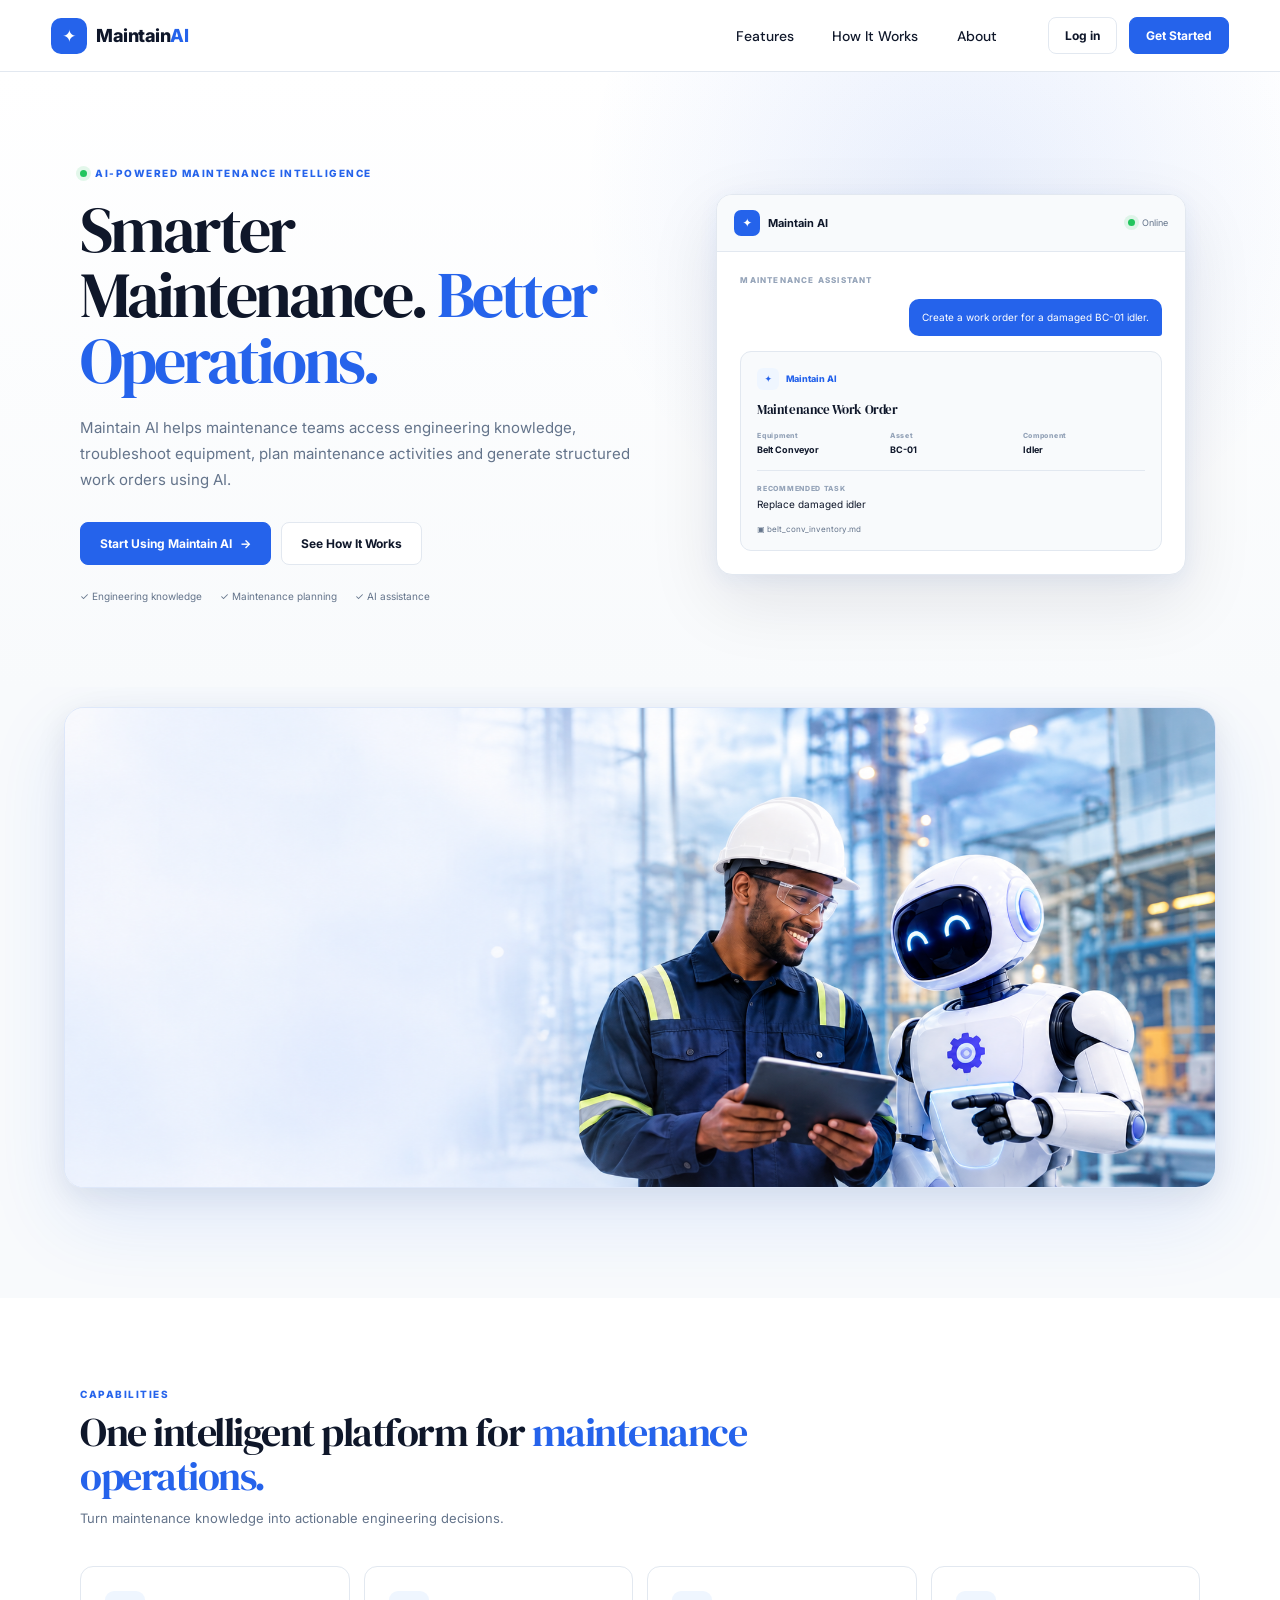
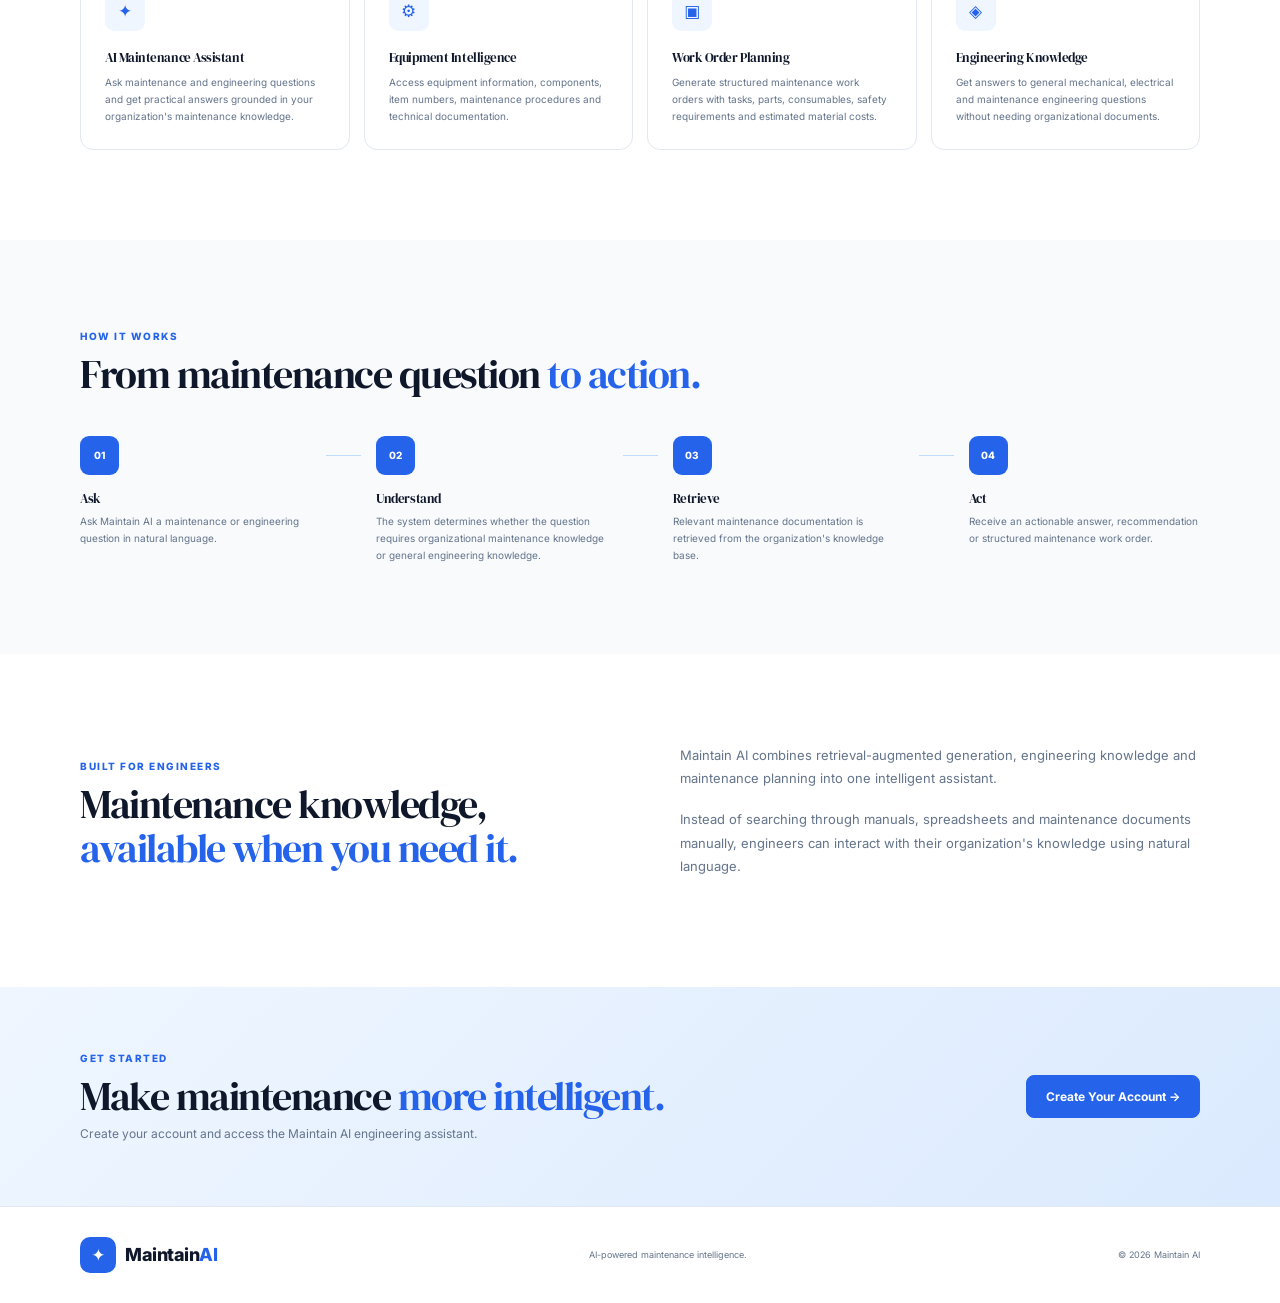
<file: frontend/index.html>
<!DOCTYPE html>
<html lang="en">

<head>
    <meta charset="UTF-8">
    <meta name="viewport" content="width=device-width, initial-scale=1.0">

    <title>Maintain AI | Intelligent Maintenance Operations</title>

    <link rel="stylesheet" href="style.css">
</head>

<body>

    <!-- ================= NAVBAR ================= -->

    <header class="navbar">
        <div class="container nav-content">

            <a href="index.html" class="logo">
                <span class="logo-mark">✦</span>
                <span>Maintain<span class="logo-ai">AI</span></span>
            </a>

            <nav class="nav-links">
                <a href="#features">Features</a>
                <a href="#how-it-works">How It Works</a>
                <a href="#about">About</a>
            </nav>

            <div class="nav-actions">
                <a href="login.html" class="btn btn-outline">Log in</a>
                <a href="register.html" class="btn btn-primary">Get Started</a>
            </div>

        </div>
    </header>


    <!-- ================= HERO ================= -->

    <main>

        <section class="hero">
            <div class="container hero-content">

                <div class="hero-text">

                    <div class="eyebrow">
                        <span class="status-dot"></span>
                        AI-Powered Maintenance Intelligence
                    </div>

                    <h1>
                        Smarter Maintenance.
                        <span>Better Operations.</span>
                    </h1>

                    <p class="hero-description">
                        Maintain AI helps maintenance teams access engineering
                        knowledge, troubleshoot equipment, plan maintenance
                        activities and generate structured work orders using AI.
                    </p>

                    <div class="hero-actions">
                        <a href="register.html" class="btn btn-primary btn-large">
                            Start Using Maintain AI
                            <span>→</span>
                        </a>

                        <a href="#how-it-works" class="btn btn-secondary btn-large">
                            See How It Works
                        </a>
                    </div>

                    <div class="hero-trust">
                        <span>✓ Engineering knowledge</span>
                        <span>✓ Maintenance planning</span>
                        <span>✓ AI assistance</span>
                    </div>

                </div>


                <!-- AI PREVIEW -->

                <div class="hero-preview">

                    <div class="preview-window">

                        <div class="window-header">

                            <div class="window-brand">
                                <span class="mini-logo">✦</span>
                                Maintain AI
                            </div>

                            <div class="window-status">
                                <span class="status-dot"></span>
                                Online
                            </div>

                        </div>


                        <div class="preview-body">

                            <div class="preview-label">
                                MAINTENANCE ASSISTANT
                            </div>

                            <div class="user-message">
                                Create a work order for a damaged BC-01 idler.
                            </div>

                            <div class="ai-response">

                                <div class="ai-header">
                                    <span class="ai-icon">✦</span>
                                    Maintain AI
                                </div>

                                <h3>Maintenance Work Order</h3>

                                <div class="equipment-info">

                                    <div>
                                        <small>Equipment</small>
                                        <strong>Belt Conveyor</strong>
                                    </div>

                                    <div>
                                        <small>Asset</small>
                                        <strong>BC-01</strong>
                                    </div>

                                    <div>
                                        <small>Component</small>
                                        <strong>Idler</strong>
                                    </div>

                                </div>

                                <div class="task-box">
                                    <small>RECOMMENDED TASK</small>
                                    <p>Replace damaged idler</p>
                                </div>

                                <div class="source">
                                    <span>▣</span>
                                    belt_conv_inventory.md
                                </div>

                            </div>

                        </div>

                    </div>

                </div>

            </div>
        </section>


        <!-- Hero Product Image -->
        <section class="hero-product-image">
            <div class="hero-product-container">
                <img src="./hero.png" alt="MaintainAI dashboard" class="hero-dashboard-image">
            </div>
        </section>
        <!-- ================= FEATURES ================= -->

        <section class="features-section" id="features">

            <div class="container">

                <div class="section-heading">

                    <div class="section-label">
                        CAPABILITIES
                    </div>

                    <h2>
                        One intelligent platform for
                        <span>maintenance operations.</span>
                    </h2>

                    <p>
                        Turn maintenance knowledge into actionable engineering
                        decisions.
                    </p>

                </div>


                <div class="features-grid">

                    <div class="feature-card">

                        <div class="feature-icon">✦</div>

                        <h3>AI Maintenance Assistant</h3>

                        <p>
                            Ask maintenance and engineering questions and get
                            practical answers grounded in your organization's
                            maintenance knowledge.
                        </p>

                    </div>


                    <div class="feature-card">

                        <div class="feature-icon">⚙</div>

                        <h3>Equipment Intelligence</h3>

                        <p>
                            Access equipment information, components, item
                            numbers, maintenance procedures and technical
                            documentation.
                        </p>

                    </div>


                    <div class="feature-card">

                        <div class="feature-icon">▣</div>

                        <h3>Work Order Planning</h3>

                        <p>
                            Generate structured maintenance work orders with
                            tasks, parts, consumables, safety requirements and
                            estimated material costs.
                        </p>

                    </div>


                    <div class="feature-card">

                        <div class="feature-icon">◈</div>

                        <h3>Engineering Knowledge</h3>

                        <p>
                            Get answers to general mechanical, electrical and
                            maintenance engineering questions without needing
                            organizational documents.
                        </p>

                    </div>

                </div>

            </div>

        </section>


        <!-- ================= HOW IT WORKS ================= -->

        <section class="workflow-section" id="how-it-works">

            <div class="container">

                <div class="section-heading">

                    <div class="section-label">
                        HOW IT WORKS
                    </div>

                    <h2>
                        From maintenance question
                        <span>to action.</span>
                    </h2>

                </div>


                <div class="workflow">

                    <div class="workflow-step">

                        <div class="step-number">01</div>

                        <h3>Ask</h3>

                        <p>
                            Ask Maintain AI a maintenance or engineering
                            question in natural language.
                        </p>

                    </div>


                    <div class="workflow-line"></div>


                    <div class="workflow-step">

                        <div class="step-number">02</div>

                        <h3>Understand</h3>

                        <p>
                            The system determines whether the question requires
                            organizational maintenance knowledge or general
                            engineering knowledge.
                        </p>

                    </div>


                    <div class="workflow-line"></div>


                    <div class="workflow-step">

                        <div class="step-number">03</div>

                        <h3>Retrieve</h3>

                        <p>
                            Relevant maintenance documentation is retrieved
                            from the organization's knowledge base.
                        </p>

                    </div>


                    <div class="workflow-line"></div>


                    <div class="workflow-step">

                        <div class="step-number">04</div>

                        <h3>Act</h3>

                        <p>
                            Receive an actionable answer, recommendation or
                            structured maintenance work order.
                        </p>

                    </div>

                </div>

            </div>

        </section>


        <!-- ================= ABOUT ================= -->

        <section class="about-section" id="about">

            <div class="container about-content">

                <div>

                    <div class="section-label">
                        BUILT FOR ENGINEERS
                    </div>

                    <h2>
                        Maintenance knowledge,
                        <span>available when you need it.</span>
                    </h2>

                </div>

                <div class="about-text">

                    <p>
                        Maintain AI combines retrieval-augmented generation,
                        engineering knowledge and maintenance planning into
                        one intelligent assistant.
                    </p>

                    <p>
                        Instead of searching through manuals, spreadsheets and
                        maintenance documents manually, engineers can interact
                        with their organization's knowledge using natural
                        language.
                    </p>

                </div>

            </div>

        </section>


        <!-- ================= CTA ================= -->

        <section class="cta-section">

            <div class="container cta-content">

                <div>

                    <div class="section-label">
                        GET STARTED
                    </div>

                    <h2>
                        Make maintenance
                        <span>more intelligent.</span>
                    </h2>

                    <p>
                        Create your account and access the Maintain AI
                        engineering assistant.
                    </p>

                </div>

                <a href="register.html" class="btn btn-primary btn-large">
                    Create Your Account →
                </a>

            </div>

        </section>

    </main>


    <!-- ================= FOOTER ================= -->

    <footer class="footer">

        <div class="container footer-content">

            <div class="logo">
                <span class="logo-mark">✦</span>
                <span>Maintain<span class="logo-ai">AI</span></span>
            </div>

            <p>
                AI-powered maintenance intelligence.
            </p>

            <span class="copyright">
                © 2026 Maintain AI
            </span>

        </div>

    </footer>


    <script src="app.js"></script>

</body>

</html>
</file>
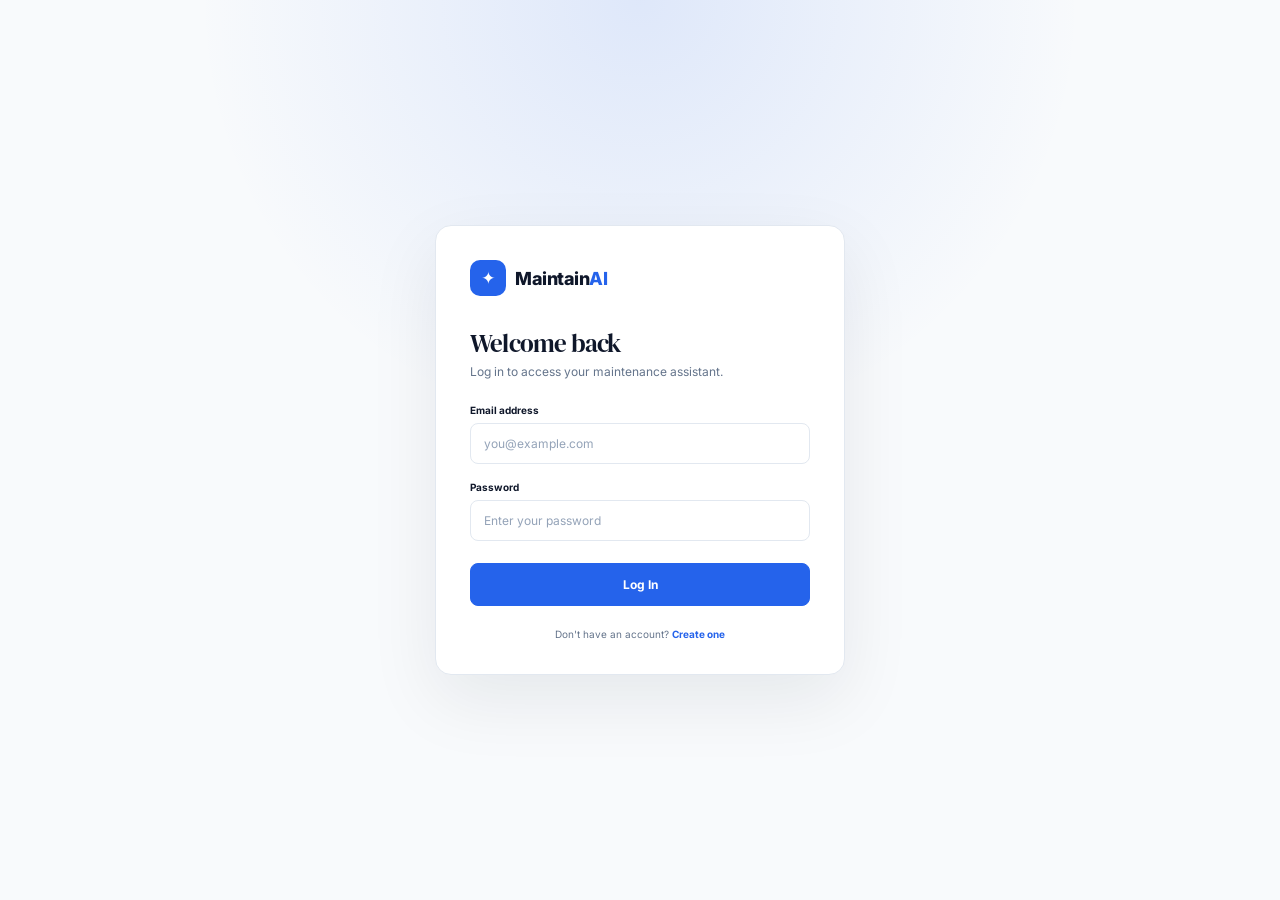
<file: frontend/dashboard.html>
<!DOCTYPE html>
<html lang="en">

<head>

    <meta charset="UTF-8">

    <meta name="viewport" content="width=device-width, initial-scale=1.0">

    <title>Maintain AI | Dashboard</title>

    <link rel="stylesheet" href="dashboard.css">

</head>


<body>

    <div class="dashboard-layout">


        <!-- =========================================
         SIDEBAR
    ========================================== -->

        <aside class="sidebar">

            <div class="sidebar-brand">

                <div class="brand-mark">
                    ✦
                </div>

                <div>
                    <div class="brand-name">
                        Maintain<span>AI</span>
                    </div>

                    <div class="brand-subtitle">
                        Maintenance Intelligence
                    </div>
                </div>

            </div>


            <div class="sidebar-section">

                <div class="sidebar-label">
                    WORKSPACE
                </div>


                <button class="nav-item active" data-page="assistant">

                    <span class="nav-icon">✦</span>

                    <span>Assistant</span>

                </button>


                <button class="nav-item" data-page="equipment">

                    <span class="nav-icon">◈</span>

                    <span>Equipments</span>

                </button>


                <button class="nav-item" data-page="workorders">

                    <span class="nav-icon">▤</span>

                    <span>Work Orders</span>

                </button>


                <button class="nav-item" data-page="analytics">

                    <span class="nav-icon">◫</span>

                    <span>Analytics</span>

                </button>

            </div>


            <div class="sidebar-section">

                <div class="sidebar-label">
                    ASSETS
                </div>


                <button class="asset-nav" data-page="equipment">

                    <span class="asset-status"></span>

                    <span>

                        <strong>BC-01</strong>

                        <small>
                            Belt Conveyor
                        </small>

                    </span>

                </button>

            </div>


            <div class="sidebar-bottom">

                <div class="system-status">

                    <span class="status-dot"></span>

                    <div>

                        <strong>
                            AI System Online
                        </strong>

                        <small>
                            Knowledge base active
                        </small>

                    </div>

                </div>


                <div class="user-profile">

                    <div class="user-avatar" id="userAvatar">
                        U
                    </div>


                    <div class="user-details">

                        <strong id="userName">
                            User
                        </strong>

                        <small id="userEmail">
                            user@example.com
                        </small>

                    </div>


                    <button id="logoutButton" class="logout-button" title="Logout">
                        ↪
                    </button>

                </div>

            </div>

        </aside>


        <!-- =========================================
         MAIN
    ========================================== -->

        <main class="dashboard-main">


            <!-- =====================================
             ASSISTANT
        ====================================== -->

            <section id="assistantPage" class="dashboard-page active-page">

                <header class="page-header">

                    <div>

                        <div class="eyebrow">
                            MAINTENANCE INTELLIGENCE
                        </div>

                        <h1>
                            Maintenance Assistant
                        </h1>

                        <p>
                            Ask questions, investigate equipment,
                            troubleshoot failures and plan maintenance.
                        </p>

                    </div>


                    <div class="header-status">

                        <span class="status-dot"></span>

                        AI Online

                    </div>

                </header>


                <div class="assistant-shell">


                    <div id="chatMessages" class="chat-messages">

                        <div class="welcome-message">

                            <div class="welcome-icon">
                                ✦
                            </div>

                            <h2>
                                How can I help?
                            </h2>

                            <p>
                                Ask Maintain AI about your equipment,
                                maintenance procedures, troubleshooting,
                                spare parts or engineering concepts.
                            </p>


                            <div class="suggestion-grid">


                                <button class="suggestion" data-question="What is the BC-01 gearbox item number?">

                                    <span>◈</span>

                                    <div>

                                        <strong>
                                            Equipment information
                                        </strong>

                                        <small>
                                            Find asset and component details
                                        </small>

                                    </div>

                                </button>


                                <button class="suggestion"
                                    data-question="Create a maintenance work order for a noisy BC-01 idler.">

                                    <span>▤</span>

                                    <div>

                                        <strong>
                                            Create work order
                                        </strong>

                                        <small>
                                            Plan a maintenance task
                                        </small>

                                    </div>

                                </button>


                                <button class="suggestion" data-question="Why can a conveyor bearing overheat?">

                                    <span>⚙</span>

                                    <div>

                                        <strong>
                                            Engineering question
                                        </strong>

                                        <small>
                                            Get engineering guidance
                                        </small>

                                    </div>

                                </button>


                            </div>

                        </div>

                    </div>


                    <form id="chatForm" class="chat-input-area">

                        <div class="input-wrapper">

                            <textarea id="chatInput" rows="1" placeholder="Ask Maintain AI anything..."></textarea>


                            <button type="submit" id="sendButton" class="send-button">
                                ↑
                            </button>

                        </div>


                        <div class="input-footer">

                            <span>
                                Maintain AI can use organizational
                                maintenance documents as evidence.
                            </span>

                            <span>
                                Enter ↵
                            </span>

                        </div>

                    </form>

                </div>

            </section>


            <!-- =====================================
             EQUIPMENT
        ====================================== -->

            <section id="equipmentPage" class="dashboard-page">

                <header class="page-header">

                    <div>

                        <div class="eyebrow">
                            ASSET INTELLIGENCE
                        </div>

                        <h1>
                            Equipment
                        </h1>

                        <p>
                            Explore equipment, components and
                            maintenance knowledge.
                        </p>

                    </div>

                </header>


                <div class="equipment-hero">

                    <div class="equipment-icon">
                        ⚙
                    </div>


                    <div class="equipment-title">

                        <div class="equipment-code">
                            BC-01
                        </div>

                        <h2>
                            Belt Conveyor
                        </h2>

                        <p>
                            Material handling equipment
                        </p>

                    </div>


                    <div class="equipment-status">

                        <span class="status-dot"></span>

                        Active

                    </div>

                </div>


                <div class="stats-grid">

                    <div class="stat-card">

                        <span>
                            ASSET ID
                        </span>

                        <strong>
                            BC-01
                        </strong>

                    </div>


                    <div class="stat-card">

                        <span>
                            COMPONENTS
                        </span>

                        <strong>
                            9
                        </strong>

                    </div>


                    <div class="stat-card">

                        <span>
                            KNOWLEDGE CHUNKS
                        </span>

                        <strong>
                            59
                        </strong>

                    </div>


                    <div class="stat-card">

                        <span>
                            AI STATUS
                        </span>

                        <strong class="online-text">
                            ONLINE
                        </strong>

                    </div>

                </div>


                <div class="content-section">

                    <div class="section-heading">

                        <div>

                            <span class="eyebrow">
                                ASSET STRUCTURE
                            </span>

                            <h2>
                                Components
                            </h2>

                        </div>

                    </div>


                    <div class="component-grid">


                        <div class="component-card">
                            <span>01</span>
                            <strong>Belt</strong>
                            <small>Conveyor belt</small>
                        </div>


                        <div class="component-card">
                            <span>02</span>
                            <strong>Drive Motor</strong>
                            <small>Electric motor</small>
                        </div>


                        <div class="component-card">
                            <span>03</span>
                            <strong>Gearbox</strong>
                            <small>Drive gearbox</small>
                        </div>


                        <div class="component-card">
                            <span>04</span>
                            <strong>Pulleys</strong>
                            <small>Drive & tail</small>
                        </div>


                        <div class="component-card">
                            <span>05</span>
                            <strong>Idlers</strong>
                            <small>Carrying rollers</small>
                        </div>


                        <div class="component-card">
                            <span>06</span>
                            <strong>Bearings</strong>
                            <small>Rotating support</small>
                        </div>


                        <div class="component-card">
                            <span>07</span>
                            <strong>Scraper</strong>
                            <small>Belt cleaning</small>
                        </div>


                        <div class="component-card">
                            <span>08</span>
                            <strong>Take-up</strong>
                            <small>Belt tension</small>
                        </div>


                        <div class="component-card">
                            <span>09</span>
                            <strong>Safety</strong>
                            <small>Safety equipment</small>
                        </div>

                    </div>

                </div>


                <div class="equipment-action">

                    <div>

                        <strong>
                            Need maintenance information?
                        </strong>

                        <p>
                            Ask the AI assistant about BC-01.
                        </p>

                    </div>


                    <button onclick="openAssistantWithQuestion('Show me the maintenance information for BC-01.')"
                        class="primary-button">
                        Ask Maintain AI →
                    </button>

                </div>

            </section>


            <!-- =====================================
             WORK ORDERS
        ====================================== -->

            <section id="workordersPage" class="dashboard-page">

                <header class="page-header">

                    <div>

                        <div class="eyebrow">
                            MAINTENANCE PLANNING
                        </div>

                        <h1>
                            Work Orders
                        </h1>

                        <p>
                            Generate maintenance work-order
                            recommendations with AI.
                        </p>

                    </div>


                    <button class="primary-button"
                        onclick="openAssistantWithQuestion('Create a maintenance work order for BC-01.')">
                        + Create Work Order
                    </button>

                </header>


                <div class="workorder-empty">

                    <div class="empty-icon">
                        ▤
                    </div>

                    <h2>
                        No work orders yet
                    </h2>

                    <p>
                        Generate a maintenance work order from
                        the AI assistant and it will appear here.
                    </p>


                    <button class="secondary-button" onclick="openAssistant()">
                        Open Assistant
                    </button>

                </div>

            </section>


            <!-- =====================================
             ANALYTICS
        ====================================== -->

            <section id="analyticsPage" class="dashboard-page">

                <header class="page-header">

                    <div>

                        <div class="eyebrow">
                            MAINTENANCE ANALYTICS
                        </div>

                        <h1>
                            Analytics
                        </h1>

                        <p>
                            Operational intelligence powered by
                            your maintenance data.
                        </p>

                    </div>

                </header>


                <div class="analytics-grid">


                    <div class="analytics-card">

                        <span class="analytics-icon">
                            ◈
                        </span>

                        <small>
                            EQUIPMENT
                        </small>

                        <strong>
                            1
                        </strong>

                        <p>
                            Connected assets
                        </p>

                    </div>


                    <div class="analytics-card">

                        <span class="analytics-icon">
                            ▤
                        </span>

                        <small>
                            KNOWLEDGE BASE
                        </small>

                        <strong>
                            59
                        </strong>

                        <p>
                            Indexed knowledge chunks
                        </p>

                    </div>


                    <div class="analytics-card">

                        <span class="analytics-icon">
                            ✦
                        </span>

                        <small>
                            AI ASSISTANT
                        </small>

                        <strong>
                            Online
                        </strong>

                        <p>
                            RAG system operational
                        </p>

                    </div>

                </div>


                <div class="analytics-placeholder">

                    <div class="placeholder-icon">
                        ◫
                    </div>

                    <div>

                        <h2>
                            Operational analytics coming next
                        </h2>

                        <p>
                            Connect Maintain AI to your CMMS,
                            maintenance database or data warehouse
                            to unlock real operational intelligence.
                        </p>


                        <div class="future-metrics">

                            <span>MTBF</span>
                            <span>MTTR</span>
                            <span>Failure Trends</span>
                            <span>Downtime</span>
                            <span>Maintenance Cost</span>
                            <span>Recurring Failures</span>

                        </div>

                    </div>

                </div>

            </section>

        </main>

    </div>


    <script src="app.js"></script>

</body>

</html>
</file>
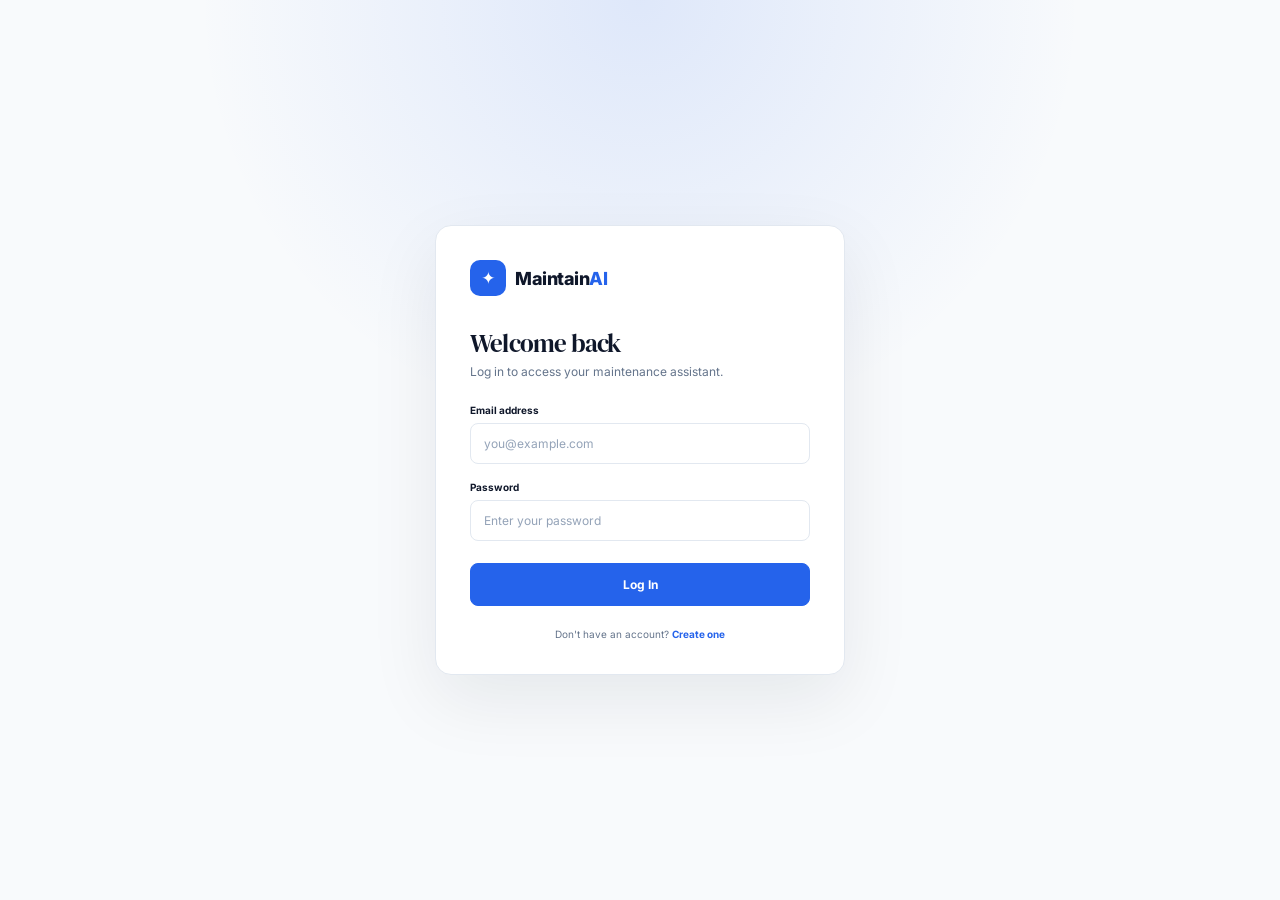
<file: frontend/login.html>
<!DOCTYPE html>
<html lang="en">

<head>
    <meta charset="UTF-8">
    <meta name="viewport" content="width=device-width, initial-scale=1.0">

    <title>Login | Maintain AI</title>

    <link rel="stylesheet" href="style.css">
</head>

<body>

    <main class="auth-page">

        <div class="auth-card">

            <a href="index.html" class="logo">
                <span class="logo-mark">✦</span>
                <span>Maintain<span class="logo-ai">AI</span></span>
            </a>


            <div class="auth-heading">

                <h1>Welcome back</h1>

                <p>
                    Log in to access your maintenance assistant.
                </p>

            </div>


            <form id="loginForm">

                <div class="form-group">

                    <label for="loginEmail">
                        Email address
                    </label>

                    <input type="email" id="loginEmail" placeholder="you@example.com" required>

                </div>


                <div class="form-group">

                    <label for="loginPassword">
                        Password
                    </label>

                    <input type="password" id="loginPassword" placeholder="Enter your password" required>

                </div>


                <div id="loginError" class="auth-error"></div>


                <button type="submit" class="btn btn-primary auth-submit">
                    Log In
                </button>

            </form>


            <p class="auth-footer">

                Don't have an account?

                <a href="register.html">
                    Create one
                </a>

            </p>

        </div>

    </main>


    <script src="app.js"></script>

</body>

</html>
</file>
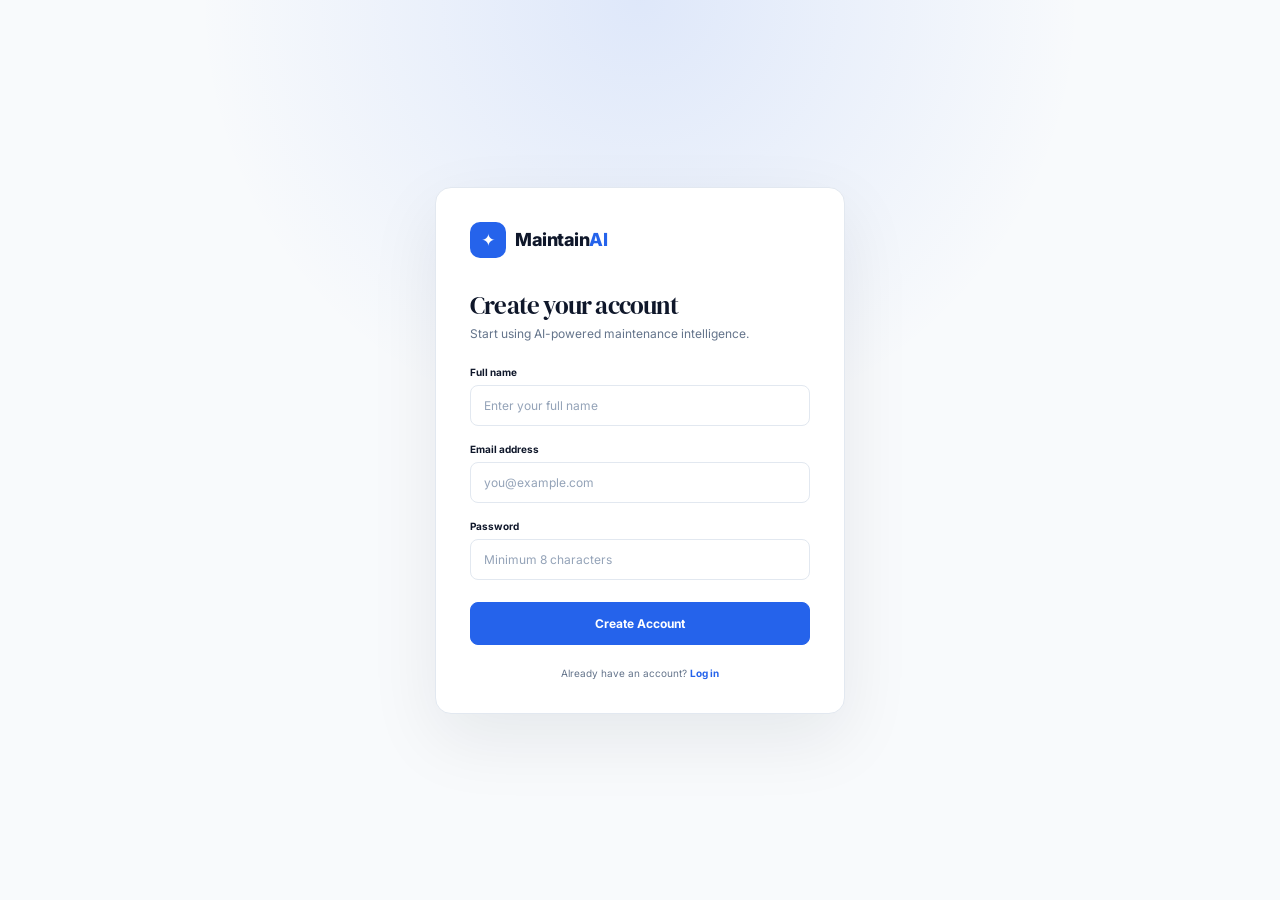
<file: frontend/register.html>
<!DOCTYPE html>
<html lang="en">

<head>
    <meta charset="UTF-8">
    <meta name="viewport" content="width=device-width, initial-scale=1.0">

    <title>Create Account | Maintain AI</title>

    <link rel="stylesheet" href="style.css">
</head>

<body>

    <main class="auth-page">

        <div class="auth-card">

            <a href="index.html" class="logo">
                <span class="logo-mark">✦</span>
                <span>Maintain<span class="logo-ai">AI</span></span>
            </a>

            <div class="auth-heading">

                <h1>Create your account</h1>

                <p>
                    Start using AI-powered maintenance intelligence.
                </p>

            </div>


            <form id="registerForm">

                <div class="form-group">

                    <label for="fullName">
                        Full name
                    </label>

                    <input type="text" id="fullName" placeholder="Enter your full name" required>

                </div>


                <div class="form-group">

                    <label for="email">
                        Email address
                    </label>

                    <input type="email" id="email" placeholder="you@example.com" required>

                </div>


                <div class="form-group">

                    <label for="password">
                        Password
                    </label>

                    <input type="password" id="password" placeholder="Minimum 8 characters" minlength="8" required>

                </div>


                <div id="registerError" class="auth-error"></div>


                <button type="submit" class="btn btn-primary auth-submit">
                    Create Account
                </button>

            </form>


            <p class="auth-footer">

                Already have an account?

                <a href="login.html">
                    Log in
                </a>

            </p>

        </div>

    </main>

    <script src="app.js"></script>
</body>

</html>
</file>
<file: frontend/style.css>
@import url('https://fonts.googleapis.com/css2?family=Inter:wght@400;500;600;700;800&display=swap');

@import url('https://fonts.googleapis.com/css2?family=DM+Sans:wght@400;500;600;700&family=DM+Serif+Display:ital@0;1&display=swap');

:root {
  --font-body: 'DM Sans', sans-serif;
  --font-display: 'DM Serif Display', Georgia, serif;
}

body {
  font-family: var(--font-body);
}

h1,
h2,
h3,
.hero-text h1,
.section-title,
.cta-content h2 {
  font-family: var(--font-display);
  font-size: clamp(2.2rem, 4vw, 4rem);
  line-height: 1;
  font-weight: 400;
  letter-spacing: -0.035em;
}

:root {
    --blue: #2563eb;
    --blue-dark: #1d4ed8;
    --blue-light: #eff6ff;
    --blue-soft: #dbeafe;

    --bg: #f8fafc;
    --surface: #ffffff;
    --surface-soft: #f1f5f9;

    --border: #e2e8f0;
    --text: #0f172a;
    --muted: #64748b;
    --muted-light: #94a3b8;

    --success: #22c55e;
}

* {
    box-sizing: border-box;
}

html {
    scroll-behavior: smooth;
}

body {
    margin: 0;
    font-family: Inter, ui-sans-serif, system-ui, -apple-system, sans-serif;
    background: var(--bg);
    color: var(--text);
}

a {
    color: inherit;
    text-decoration: none;
}

button,
input {
    font: inherit;
}

.container {
    width: min(1120px, calc(100% - 40px));
    margin: 0 auto;
}

/* ================= NAVBAR ================= */

.navbar {
    position: sticky;
    top: 0;
    z-index: 50;

    height: 72px;

    background: rgba(255, 255, 255, 0.92);
    backdrop-filter: blur(12px);

    border-bottom: 1px solid var(--border);
}

.nav-content {
    height: 100%;

    display: flex;
    align-items: center;
    justify-content: space-between;
}

.logo {
    display: flex;
    align-items: center;
    gap: 9px;

    font-size: 18px;
    font-weight: 800;
    letter-spacing: -0.5px;
}

.logo-mark {
    width: 36px;
    height: 36px;

    display: grid;
    place-items: center;

    border-radius: 10px;

    background: var(--blue);
    color: white;

    font-size: 17px;
}

.logo-ai {
    color: var(--blue);
}

.nav-links {
    display: flex;
    gap: 32px;

    color: var(--muted);
    font-size: 13px;
    font-weight: 500;
}

.nav-links a:hover {
    color: var(--blue);
}

.nav-actions {
    display: flex;
    gap: 9px;
}




/* =========================================
   FULL-WIDTH NAVBAR
   ========================================= */

.navbar {
    width: 100%;
    padding: 22px clamp(24px, 4vw, 64px);
    box-sizing: border-box;
    position: relative;
    z-index: 100;
}

.navbar .container.nav-content {
    width: 100%;
    max-width: none;
    margin: 0;
    padding: 0;

    display: flex;
    align-items: center;
    justify-content: space-between;
}

/* Logo */
.navbar .logo {
    flex-shrink: 0;
}

/* Center navigation */
.navbar .nav-links {
    display: flex;
    align-items: center;
    justify-content: center;
    gap: clamp(24px, 3vw, 48px);

    margin-left: auto;
    margin-right: clamp(24px, 4vw, 64px);
}

.navbar .nav-links a {
    font-family: var(--font-body);
    font-size: 14px;
    font-weight: 500;
    color: var(--text);
    text-decoration: none;
    white-space: nowrap;
    transition: opacity 0.2s ease;
}

.navbar .nav-links a:hover {
    opacity: 0.65;
}

/* Right-side buttons */
.navbar .nav-actions {
    display: flex;
    align-items: center;
    gap: 12px;
    flex-shrink: 0;
}

.navbar .nav-actions a {
    white-space: nowrap;
}


/* =========================================
   LARGE SCREENS
   ========================================= */

@media (min-width: 1400px) {
    .navbar {
        padding-left: 64px;
        padding-right: 64px;
    }

    .navbar .nav-links {
        gap: 48px;
        margin-right: 64px;
    }
}


/* =========================================
   LAPTOP
   ========================================= */

@media (max-width: 1100px) {
    .navbar {
        padding-left: 32px;
        padding-right: 32px;
    }

    .navbar .nav-links {
        gap: 24px;
        margin-right: 28px;
    }
}


/* =========================================
   MOBILE
   ========================================= */

@media (max-width: 768px) {
    .navbar {
        padding: 16px 20px;
    }

    .navbar .nav-links {
        display: none;
    }

    .navbar .nav-actions {
        gap: 8px;
    }
}

/* ================= BUTTONS ================= */

.btn {
    display: inline-flex;
    align-items: center;
    justify-content: center;
    gap: 8px;

    padding: 10px 16px;

    border-radius: 8px;

    font-size: 12px;
    font-weight: 700;

    transition: 0.2s ease;

    cursor: pointer;
}

.btn-primary {
    background: var(--blue);
    color: white;
    border: 1px solid var(--blue);
}

.btn-primary:hover {
    background: var(--blue-dark);
    transform: translateY(-1px);
}

.btn-outline {
    background: white;
    color: var(--text);
    border: 1px solid var(--border);
}

.btn-outline:hover {
    border-color: var(--blue);
    color: var(--blue);
}

.btn-secondary {
    background: white;
    color: var(--text);
    border: 1px solid var(--border);
}

.btn-secondary:hover {
    border-color: #bfdbfe;
    background: var(--blue-light);
}

.btn-large {
    padding: 13px 19px;
    font-size: 12px;
}

/* ================= HERO ================= */

.hero {
    padding: 95px 0 85px;

    background:
        radial-gradient(
            circle at 75% 20%,
            rgba(37, 99, 235, 0.10),
            transparent 35%
        ),
        linear-gradient(
            180deg,
            #ffffff 0%,
            #f8fafc 100%
        );
}

.hero-content {
    display: grid;
    grid-template-columns: 1fr 0.9fr;
    align-items: center;
    gap: 70px;
}

.eyebrow,
.section-label {
    color: var(--blue);

    font-size: 10px;
    font-weight: 800;

    letter-spacing: 1.5px;
    text-transform: uppercase;
}

.eyebrow {
    display: flex;
    align-items: center;
    gap: 8px;

    margin-bottom: 18px;
}

.status-dot {
    width: 7px;
    height: 7px;

    display: inline-block;

    border-radius: 50%;

    background: var(--success);
    box-shadow: 0 0 0 4px rgba(34, 197, 94, 0.12);
}

.hero h1 {
    margin: 0;

    max-width: 650px;

    font-size: clamp(40px, 5vw, 64px);
    line-height: 1.02;

    letter-spacing: -3px;
}

.hero h1 span,
.section-heading h2 span,
.about-content h2 span,
.cta-content h2 span {
    color: var(--blue);
}

.hero-description {
    max-width: 600px;

    margin: 22px 0 28px;

    color: var(--muted);

    font-size: 15px;
    line-height: 1.75;
}

.hero-actions {
    display: flex;
    gap: 10px;
}

.hero-trust {
    display: flex;
    flex-wrap: wrap;
    gap: 18px;

    margin-top: 25px;

    color: var(--muted);
    font-size: 10px;
}

/* ================= AI PREVIEW ================= */

.hero-preview {
    display: flex;
    justify-content: center;
}

.preview-window {
    width: 100%;
    max-width: 470px;

    overflow: hidden;

    border: 1px solid var(--border);
    border-radius: 16px;

    background: white;

    box-shadow:
        0 25px 70px rgba(15, 23, 42, 0.10),
        0 5px 20px rgba(37, 99, 235, 0.06);
}

.window-header {
    display: flex;
    justify-content: space-between;
    align-items: center;

    padding: 15px 17px;

    border-bottom: 1px solid var(--border);

    background: #f8fafc;
}

.window-brand {
    display: flex;
    align-items: center;
    gap: 8px;

    font-size: 11px;
    font-weight: 700;
}

.mini-logo {
    width: 26px;
    height: 26px;

    display: grid;
    place-items: center;

    border-radius: 7px;

    background: var(--blue);
    color: white;

    font-size: 12px;
}

.window-status {
    display: flex;
    align-items: center;
    gap: 7px;

    color: var(--muted);

    font-size: 9px;
}

.preview-body {
    padding: 23px;
}

.preview-label {
    margin-bottom: 14px;

    color: var(--muted-light);

    font-size: 8px;
    font-weight: 800;
    letter-spacing: 1.2px;
}

.user-message {
    width: fit-content;
    max-width: 80%;

    margin-left: auto;
    margin-bottom: 15px;

    padding: 11px 13px;

    border-radius: 10px 10px 3px 10px;

    background: var(--blue);
    color: white;

    font-size: 10px;
    line-height: 1.5;
}

.ai-response {
    padding: 16px;

    border: 1px solid var(--border);
    border-radius: 11px;

    background: #f8fafc;
}

.ai-header {
    display: flex;
    align-items: center;
    gap: 7px;

    margin-bottom: 13px;

    color: var(--blue);

    font-size: 9px;
    font-weight: 800;
}

.ai-icon {
    width: 22px;
    height: 22px;

    display: grid;
    place-items: center;

    border-radius: 6px;

    background: var(--blue-light);
}

.ai-response h3 {
    margin: 0 0 15px;

    font-size: 13px;
}

.equipment-info {
    display: grid;
    grid-template-columns: repeat(3, 1fr);
    gap: 10px;
}

.equipment-info small,
.task-box small {
    display: block;

    color: var(--muted-light);

    font-size: 7px;
    font-weight: 800;
    letter-spacing: 0.7px;
}

.equipment-info strong {
    display: block;

    margin-top: 4px;

    font-size: 9px;
}

.task-box {
    margin-top: 15px;
    padding-top: 13px;

    border-top: 1px solid var(--border);
}

.task-box p {
    margin: 5px 0 0;

    font-size: 10px;
}

.source {
    margin-top: 14px;

    color: var(--muted);

    font-size: 8px;
}

/* ================= SECTIONS ================= */

.features-section,
.workflow-section,
.about-section {
    padding: 90px 0;
}

.features-section {
    background: white;
}

.workflow-section {
    background: #f8fafc;
}

.section-heading {
    max-width: 700px;
    margin-bottom: 40px;
}

.section-heading h2,
.about-content h2,
.cta-content h2 {
    margin: 10px 0;

    font-size: clamp(28px, 4vw, 40px);
    line-height: 1.1;

    letter-spacing: -1.5px;
}

.section-heading p {
    margin: 12px 0 0;

    color: var(--muted);

    font-size: 13px;
}

/* ================= FEATURES ================= */

.features-grid {
    display: grid;
    grid-template-columns: repeat(4, 1fr);
    gap: 14px;
}

.feature-card {
    padding: 24px;

    border: 1px solid var(--border);
    border-radius: 13px;

    background: white;

    transition: 0.2s ease;
}

.feature-card:hover {
    border-color: #bfdbfe;
    transform: translateY(-3px);

    box-shadow: 0 15px 35px rgba(37, 99, 235, 0.07);
}

.feature-icon {
    width: 40px;
    height: 40px;

    display: grid;
    place-items: center;

    margin-bottom: 20px;

    border-radius: 9px;

    background: var(--blue-light);
    color: var(--blue);

    font-size: 17px;
}

.feature-card h3 {
    margin: 0 0 10px;

    font-size: 13px;
}

.feature-card p {
    margin: 0;

    color: var(--muted);

    font-size: 10px;
    line-height: 1.7;
}

/* ================= WORKFLOW ================= */

.workflow {
    display: flex;
    align-items: flex-start;
    gap: 15px;
}

.workflow-step {
    flex: 1;
}

.step-number {
    width: 39px;
    height: 39px;

    display: grid;
    place-items: center;

    margin-bottom: 17px;

    border-radius: 9px;

    background: var(--blue);
    color: white;

    font-size: 10px;
    font-weight: 800;
}

.workflow-step h3 {
    margin: 0 0 8px;

    font-size: 13px;
}

.workflow-step p {
    margin: 0;

    color: var(--muted);

    font-size: 10px;
    line-height: 1.7;
}

.workflow-line {
    width: 35px;
    height: 1px;

    margin-top: 19px;

    background: #bfdbfe;
}

/* ================= ABOUT ================= */

.about-section {
    background: white;
}

.about-content {
    display: grid;
    grid-template-columns: 1fr 1fr;
    gap: 80px;
    align-items: center;
}

.about-content h2 {
    max-width: 500px;
}

.about-text p {
    margin: 0 0 18px;

    color: var(--muted);

    font-size: 13px;
    line-height: 1.8;
}

/* ================= CTA ================= */

.cta-section {
    padding: 65px 0;

    background:
        linear-gradient(
            135deg,
            #eff6ff,
            #dbeafe
        );
}

.cta-content {
    display: flex;
    align-items: center;
    justify-content: space-between;

    gap: 30px;
}

.cta-content h2 {
    margin-bottom: 8px;
}

.cta-content p {
    margin: 0;

    color: var(--muted);

    font-size: 12px;
}

/* ================= FOOTER ================= */

.footer {
    padding: 30px 0;

    border-top: 1px solid var(--border);

    background: white;
}

.footer-content {
    display: flex;
    align-items: center;
    justify-content: space-between;
}

.footer p,
.copyright {
    color: var(--muted);

    font-size: 9px;
}

/* ================= AUTH ================= */

.auth-page {
    min-height: 100vh;

    display: grid;
    place-items: center;

    padding: 30px;

    background:
        radial-gradient(
            circle at 50% 0%,
            rgba(37, 99, 235, 0.12),
            transparent 40%
        ),
        #f8fafc;
}

.auth-card {
    width: 100%;
    max-width: 410px;

    padding: 34px;

    border: 1px solid var(--border);
    border-radius: 16px;

    background: white;

    box-shadow: 0 25px 70px rgba(15, 23, 42, 0.08);
}

.auth-card > .logo {
    margin-bottom: 35px;
}

.auth-heading {
    margin-bottom: 25px;
}

.auth-heading h1 {
    margin: 0 0 8px;

    font-size: 25px;
    letter-spacing: -0.8px;
}

.auth-heading p {
    margin: 0;

    color: var(--muted);

    font-size: 12px;
}

.form-group {
    margin-bottom: 17px;
}

.form-group label {
    display: block;

    margin-bottom: 7px;

    font-size: 10px;
    font-weight: 700;
}

.form-group input {
    width: 100%;

    padding: 12px 13px;

    border: 1px solid var(--border);
    border-radius: 8px;

    outline: none;

    background: white;
    color: var(--text);

    font-size: 12px;

    transition: 0.2s;
}

.form-group input:focus {
    border-color: var(--blue);

    box-shadow: 0 0 0 3px rgba(37, 99, 235, 0.10);
}

.form-group input::placeholder {
    color: var(--muted-light);
}

.auth-submit {
    width: 100%;

    margin-top: 5px;

    padding: 13px;
}

.auth-footer {
    margin: 22px 0 0;

    text-align: center;

    color: var(--muted);

    font-size: 10px;
}

.auth-footer a {
    color: var(--blue);
    font-weight: 700;
}

.auth-error {
    margin: 8px 0;

    color: #dc2626;

    font-size: 10px;
}

/* ================= MOBILE ================= */

@media (max-width: 850px) {

    .nav-links {
        display: none;
    }

    .hero-content {
        grid-template-columns: 1fr;
        gap: 45px;
    }

    .hero {
        padding: 65px 0;
    }

    .features-grid {
        grid-template-columns: repeat(2, 1fr);
    }

    .workflow {
        flex-direction: column;
        gap: 25px;
    }

    .workflow-line {
        width: 1px;
        height: 20px;

        margin: -15px 0 -15px 19px;
    }

    .about-content {
        grid-template-columns: 1fr;
        gap: 25px;
    }

    .cta-content {
        flex-direction: column;
        align-items: flex-start;
    }
}

@media (max-width: 550px) {

    .container {
        width: min(100% - 28px, 1120px);
    }

    .nav-actions .btn-outline {
        display: none;
    }

    .hero h1 {
        font-size: 42px;
    }

    .hero-actions {
        flex-direction: column;
    }

    .hero-actions .btn {
        width: 100%;
    }

    .features-grid {
        grid-template-columns: 1fr;
    }

    .equipment-info {
        grid-template-columns: 1fr;
    }

    .auth-card {
        padding: 25px;
    }
}

/* =========================================
   LANDING PAGE RESPONSIVE
   ========================================= */

@media (max-width: 1100px) {
  .hero-content {
    gap: 40px;
  }

  .hero-preview {
    transform: scale(0.95);
  }
}

@media (max-width: 900px) {
  .hero-content {
    grid-template-columns: 1fr;
  }

  .hero-text {
    text-align: center;
  }

  .hero-actions {
    justify-content: center;
  }

  .hero-trust {
    justify-content: center;
  }

  .hero-preview {
    width: 100%;
    transform: none;
  }

  .features-grid {
    grid-template-columns: repeat(2, 1fr);
  }

  .workflow {
    grid-template-columns: 1fr;
  }

  .workflow-line {
    display: none;
  }
}

@media (max-width: 600px) {
  .features-grid {
    grid-template-columns: 1fr;
  }

  .hero-actions {
    flex-direction: column;
  }

  .hero-actions a {
    width: 100%;
  }

  .preview-window {
    width: 100%;
  }

  .about-content {
    grid-template-columns: 1fr;
  }

  .cta-content {
    padding: 30px 20px;
  }
}

@media (max-width: 400px) {
  .hero {
    padding-left: 16px;
    padding-right: 16px;
  }

 .hero-text h1 {
  font-family: var(--font-display);
  font-size: clamp(3rem, 6vw, 6rem);
  font-weight: 400;
  line-height: 0.98;
  letter-spacing: -0.04em;
  max-width: 850px;
}

.hero-description {
  font-family: var(--font-body);
  font-size: clamp(1rem, 1.3vw, 1.15rem);
  line-height: 1.7;
  max-width: 600px;
}
  .preview-body {
    padding: 14px;
  }
}


/* =========================================
   HERO PRODUCT IMAGE
   ========================================= */

.hero-product-image {
    width: 100%;
    padding: 20px 5vw 110px;
    overflow: hidden;
}

.hero-product-container {
    width: min(1200px, 100%);
    margin: 0 auto;
    position: relative;
}

.hero-dashboard-image {
    display: block;
    width: 100%;
    height: auto;
    border-radius: 20px;
    object-fit: cover;

    /* Premium product presentation */
    box-shadow:
        0 30px 80px rgba(37, 99, 235, 0.12),
        0 8px 30px rgba(15, 23, 42, 0.08);

    border: 1px solid rgba(37, 99, 235, 0.12);
}


/* Tablet */
@media (max-width: 900px) {
    .hero-product-image {
        padding: 10px 4vw 80px;
    }

    .hero-dashboard-image {
        border-radius: 16px;
    }
}


/* Mobile */
@media (max-width: 600px) {
    .hero-product-image {
        padding: 0 16px 60px;
    }

    .hero-dashboard-image {
        border-radius: 12px;
    }
}
</file>
<file: frontend/dashboard.css>
@import url('https://fonts.googleapis.com/css2?family=Inter:wght@400;500;600;700;800&display=swap');

:root {
    --blue: #2563eb;
    --blue-dark: #1d4ed8;
    --blue-light: #eff6ff;
    --blue-soft: #dbeafe;

    --bg: #f8fafc;
    --surface: #ffffff;
    --surface-2: #f8fafc;
    --surface-3: #eff6ff;

    --border: #e2e8f0;
    --border-blue: #bfdbfe;

    --text: #0f172a;
    --muted: #64748b;
    --muted-2: #94a3b8;

    --success: #22c55e;
    --danger: #ef4444;

    --sidebar-width: 250px;
}

* {
    box-sizing: border-box;
}

html,
body {
    margin: 0;
    min-height: 100%;

    font-family:
        Inter,
        ui-sans-serif,
        system-ui,
        -apple-system,
        BlinkMacSystemFont,
        "Segoe UI",
        sans-serif;

    background: var(--bg);
    color: var(--text);
}

button,
textarea {
    font: inherit;
}

button {
    cursor: pointer;
}

/* ================= LAYOUT ================= */

.dashboard-layout {
    min-height: 100vh;
    background: #f8fafc;
}

.sidebar {
    position: fixed;

    left: 0;
    top: 0;
    bottom: 0;

    width: var(--sidebar-width);

    padding: 24px 15px;

    display: flex;
    flex-direction: column;

    border-right: 1px solid var(--border);

    background: white;

    z-index: 20;
}

.sidebar-brand {
    display: flex;
    align-items: center;

    gap: 10px;

    padding: 3px 9px 30px;
}

.brand-mark {
    width: 37px;
    height: 37px;

    display: grid;
    place-items: center;

    border-radius: 10px;

    background: var(--blue);
    color: white;

    font-weight: 800;
}

.brand-name {
    font-size: 16px;
    font-weight: 800;
}

.brand-name span {
    color: var(--blue);
}

.brand-subtitle {
    margin-top: 3px;

    color: var(--muted-2);

    font-size: 8px;
    letter-spacing: 1px;
    text-transform: uppercase;
}

.sidebar-section {
    margin-bottom: 25px;
}

.sidebar-label {
    padding: 0 10px 9px;

    color: var(--muted-2);

    font-size: 8px;
    font-weight: 800;
    letter-spacing: 1.4px;
}

.nav-item,
.asset-nav {
    width: 100%;

    border: 0;

    background: transparent;

    color: var(--muted);

    text-align: left;
}

.nav-item {
    height: 42px;

    display: flex;
    align-items: center;

    gap: 12px;

    padding: 0 11px;

    margin: 3px 0;

    border-radius: 8px;

    font-size: 11px;
    font-weight: 600;

    transition: 0.2s;
}

.nav-item:hover {
    background: var(--surface-2);
    color: var(--text);
}

.nav-item.active {
    background: var(--blue-light);
    color: var(--blue);
}

.nav-icon {
    width: 18px;
    text-align: center;
    font-size: 15px;
}

.asset-nav {
    display: flex;
    align-items: center;

    gap: 11px;

    padding: 10px;

    border-radius: 8px;
}

.asset-nav:hover {
    background: var(--surface-2);
}

.asset-nav strong {
    display: block;

    color: var(--text);

    font-size: 11px;
}

.asset-nav small {
    display: block;

    margin-top: 2px;

    color: var(--muted-2);
    font-size: 9px;
}

.asset-status,
.status-dot {
    width: 7px;
    height: 7px;

    flex-shrink: 0;

    border-radius: 50%;

    background: var(--success);

    box-shadow: 0 0 0 4px rgba(34, 197, 94, 0.10);
}

.sidebar-bottom {
    margin-top: auto;
}

.system-status {
    display: flex;
    align-items: center;

    gap: 10px;

    padding: 12px;

    margin-bottom: 12px;

    border: 1px solid var(--border);

    border-radius: 9px;

    background: var(--surface-2);
}

.system-status strong {
    display: block;
    font-size: 9px;
}

.system-status small {
    display: block;

    margin-top: 3px;

    color: var(--muted-2);

    font-size: 8px;
}

.user-profile {
    display: flex;
    align-items: center;

    gap: 9px;

    padding: 12px 8px 0;

    border-top: 1px solid var(--border);
}

.user-avatar {
    width: 31px;
    height: 31px;

    display: grid;
    place-items: center;

    border-radius: 50%;

    background: var(--blue-light);
    color: var(--blue);

    font-size: 11px;
    font-weight: 800;
}

.user-details {
    min-width: 0;
    flex: 1;
}

.user-details strong,
.user-details small {
    display: block;

    overflow: hidden;

    white-space: nowrap;
    text-overflow: ellipsis;
}

.user-details strong {
    color: var(--text);
    font-size: 10px;
}

.user-details small {
    margin-top: 2px;

    color: var(--muted-2);

    font-size: 8px;
}

.logout-button {
    border: 0;
    background: transparent;

    color: var(--muted-2);

    font-size: 17px;
}

.logout-button:hover {
    color: var(--danger);
}

/* ================= MAIN ================= */

.dashboard-main {
    width: calc(100% - var(--sidebar-width));

    min-height: 100vh;

    margin-left: var(--sidebar-width);

    padding: 42px 5vw 70px;
}

.dashboard-page {
    display: none;

    max-width: 1200px;

    margin: auto;
}

.dashboard-page.active-page {
    display: block;
}

/* ================= HEADER ================= */

.page-header {
    display: flex;
    align-items: flex-start;
    justify-content: space-between;

    gap: 30px;

    margin-bottom: 28px;
}

.eyebrow {
    margin-bottom: 8px;

    color: var(--blue);

    font-size: 8px;
    font-weight: 800;

    letter-spacing: 1.5px;
}

.page-header h1 {
    margin: 0;

    font-size: clamp(25px, 3vw, 34px);

    letter-spacing: -1.2px;
}

.page-header p {
    max-width: 620px;

    margin: 8px 0 0;

    color: var(--muted);

    font-size: 12px;
    line-height: 1.6;
}

.header-status {
    display: flex;
    align-items: center;

    gap: 9px;

    padding: 8px 12px;

    border: 1px solid var(--border);

    border-radius: 999px;

    color: var(--muted);

    background: white;

    font-size: 9px;
}

/* ================= ASSISTANT ================= */

.assistant-shell {
    min-height: 600px;

    display: flex;
    flex-direction: column;

    overflow: hidden;

    border: 1px solid var(--border);
    border-radius: 15px;

    background: white;

    box-shadow: 0 15px 45px rgba(15, 23, 42, 0.05);
}

.chat-messages {
    flex: 1;

    min-height: 490px;
    max-height: 62vh;

    overflow-y: auto;

    padding: 45px 7%;
}

.welcome-message {
    max-width: 700px;

    margin: auto;

    text-align: center;
}

.welcome-icon {
    width: 47px;
    height: 47px;

    display: grid;
    place-items: center;

    margin: 0 auto 18px;

    border: 1px solid var(--border-blue);

    border-radius: 13px;

    background: var(--blue-light);
    color: var(--blue);

    font-size: 20px;
}

.welcome-message h2 {
    margin: 0;

    font-size: 25px;
    letter-spacing: -0.7px;
}

.welcome-message > p {
    max-width: 590px;

    margin: 10px auto 30px;

    color: var(--muted);

    font-size: 12px;
    line-height: 1.7;
}

.suggestion-grid {
    display: grid;
    grid-template-columns: repeat(3, 1fr);

    gap: 10px;

    text-align: left;
}

.suggestion {
    display: flex;
    align-items: flex-start;

    gap: 11px;

    min-height: 88px;

    padding: 14px;

    border: 1px solid var(--border);
    border-radius: 10px;

    background: white;
    color: var(--text);

    text-align: left;

    transition: 0.2s;
}

.suggestion:hover {
    transform: translateY(-2px);

    border-color: var(--border-blue);

    background: var(--blue-light);
}

.suggestion > span {
    color: var(--blue);
    font-size: 16px;
}

.suggestion strong {
    display: block;
    font-size: 10px;
}

.suggestion small {
    display: block;

    margin-top: 5px;

    color: var(--muted-2);

    font-size: 8px;
    line-height: 1.4;
}

.chat-message {
    display: flex;
    margin-bottom: 20px;
}

.chat-message.user {
    justify-content: flex-end;
}

.chat-message-content {
    max-width: 75%;

    padding: 13px 16px;

    border-radius: 12px;

    font-size: 12px;
    line-height: 1.65;
}

.chat-message.user .chat-message-content {
    background: var(--blue);
    color: white;

    border-bottom-right-radius: 3px;
}

.chat-message.ai .chat-message-content {
    border: 1px solid var(--border);

    background: var(--surface-2);

    border-bottom-left-radius: 3px;
}

.ai-message-label {
    margin-bottom: 8px;

    color: var(--blue);

    font-size: 8px;
    font-weight: 800;
    letter-spacing: 1px;
}

.chat-input-area {
    padding: 15px 20px 12px;

    border-top: 1px solid var(--border);

    background: white;
}

.input-wrapper {
    display: flex;
    align-items: flex-end;

    gap: 10px;

    padding: 6px 6px 6px 14px;

    border: 1px solid var(--border);

    border-radius: 10px;

    background: var(--surface-2);
}

.input-wrapper:focus-within {
    border-color: var(--border-blue);

    box-shadow: 0 0 0 3px rgba(37, 99, 235, 0.07);
}

.input-wrapper textarea {
    flex: 1;

    min-height: 40px;
    max-height: 130px;

    padding: 10px 0;

    resize: none;

    border: 0;
    outline: 0;

    background: transparent;
    color: var(--text);

    font-size: 12px;
}

.input-wrapper textarea::placeholder {
    color: var(--muted-2);
}

.send-button {
    width: 38px;
    height: 38px;

    flex-shrink: 0;

    border: 0;
    border-radius: 8px;

    background: var(--blue);
    color: white;

    font-size: 19px;
    font-weight: 900;

    transition: 0.2s;
}

.send-button:hover {
    background: var(--blue-dark);
    transform: translateY(-1px);
}

.send-button:disabled {
    opacity: 0.5;
}

.input-footer {
    display: flex;
    justify-content: space-between;

    padding: 8px 3px 0;

    color: var(--muted-2);

    font-size: 8px;
}

/* ================= BUTTONS ================= */

.primary-button,
.secondary-button {
    border-radius: 8px;

    padding: 10px 14px;

    cursor: pointer;

    font-size: 10px;
    font-weight: 700;
}

.primary-button {
    border: 1px solid var(--blue);

    background: var(--blue);
    color: white;
}

.primary-button:hover {
    background: var(--blue-dark);
}

.secondary-button {
    border: 1px solid var(--border);

    background: white;
    color: var(--text);
}

.secondary-button:hover {
    border-color: var(--border-blue);
    background: var(--blue-light);
}

/* ================= EQUIPMENT ================= */

.equipment-hero {
    display: flex;
    align-items: center;

    gap: 18px;

    padding: 23px;
    margin-bottom: 18px;

    border: 1px solid var(--border);
    border-radius: 13px;

    background: white;
}

.equipment-icon {
    width: 53px;
    height: 53px;

    display: grid;
    place-items: center;

    border-radius: 12px;

    background: var(--blue-light);
    color: var(--blue);

    font-size: 24px;
}

.equipment-title {
    flex: 1;
}

.equipment-code {
    color: var(--blue);

    font-size: 8px;
    font-weight: 800;

    letter-spacing: 1.4px;
}

.equipment-title h2 {
    margin: 4px 0 2px;
    font-size: 21px;
}

.equipment-title p {
    margin: 0;

    color: var(--muted-2);
    font-size: 10px;
}

.equipment-status {
    display: flex;
    align-items: center;

    gap: 9px;

    padding: 7px 11px;

    border: 1px solid #bbf7d0;
    border-radius: 999px;

    color: #16a34a;

    font-size: 9px;
    font-weight: 700;
}

.stats-grid {
    display: grid;
    grid-template-columns: repeat(4, 1fr);

    gap: 10px;

    margin-bottom: 35px;
}

.stat-card {
    padding: 18px;

    border: 1px solid var(--border);
    border-radius: 11px;

    background: white;
}

.stat-card span {
    display: block;

    color: var(--muted-2);

    font-size: 7px;
    font-weight: 800;
    letter-spacing: 1px;
}

.stat-card strong {
    display: block;

    margin-top: 8px;

    font-size: 18px;
}

.online-text {
    color: var(--blue);
}

.content-section {
    margin-bottom: 25px;
}

.section-heading h2 {
    margin: 0;
    font-size: 21px;
}

.component-grid {
    display: grid;
    grid-template-columns: repeat(3, 1fr);

    gap: 9px;
}

.component-card {
    padding: 16px;

    border: 1px solid var(--border);
    border-radius: 10px;

    background: white;

    transition: 0.2s;
}

.component-card:hover {
    transform: translateY(-2px);

    border-color: var(--border-blue);
}

.component-card > span {
    color: var(--muted-2);
    font-size: 8px;
}

.component-card strong {
    display: block;

    margin-top: 8px;

    font-size: 12px;
}

.component-card small {
    display: block;

    margin-top: 4px;

    color: var(--muted-2);

    font-size: 9px;
}

.equipment-action {
    display: flex;
    align-items: center;
    justify-content: space-between;

    gap: 20px;

    padding: 20px;

    border: 1px solid var(--border-blue);
    border-radius: 12px;

    background: var(--blue-light);
}

.equipment-action strong {
    font-size: 12px;
}

.equipment-action p {
    margin: 5px 0 0;

    color: var(--muted);

    font-size: 10px;
}

/* ================= WORK ORDERS ================= */

.workorder-empty {
    min-height: 430px;

    display: flex;
    flex-direction: column;

    align-items: center;
    justify-content: center;

    text-align: center;

    border: 1px dashed var(--border-blue);
    border-radius: 14px;

    background: white;
}

.empty-icon {
    width: 52px;
    height: 52px;

    display: grid;
    place-items: center;

    margin-bottom: 16px;

    border-radius: 12px;

    background: var(--blue-light);
    color: var(--blue);

    font-size: 22px;
}

.workorder-empty h2 {
    margin: 0;
    font-size: 18px;
}

.workorder-empty p {
    max-width: 420px;

    margin: 8px 0 20px;

    color: var(--muted);

    font-size: 11px;
    line-height: 1.6;
}

/* ================= ANALYTICS ================= */

.analytics-grid {
    display: grid;
    grid-template-columns: repeat(3, 1fr);

    gap: 12px;

    margin-bottom: 25px;
}

.analytics-card {
    position: relative;

    padding: 22px;

    border: 1px solid var(--border);
    border-radius: 12px;

    background: white;
}

.analytics-icon {
    position: absolute;

    right: 20px;
    top: 20px;

    color: var(--blue);

    font-size: 18px;
}

.analytics-card small {
    display: block;

    color: var(--muted-2);

    font-size: 8px;
    font-weight: 800;
    letter-spacing: 1px;
}

.analytics-card strong {
    display: block;

    margin-top: 12px;

    font-size: 27px;
}

.analytics-card p {
    margin: 7px 0 0;

    color: var(--muted);

    font-size: 10px;
}

.analytics-placeholder {
    display: flex;
    align-items: flex-start;

    gap: 20px;

    padding: 28px;

    border: 1px solid var(--border);
    border-radius: 13px;

    background: white;
}

.placeholder-icon {
    width: 48px;
    height: 48px;

    display: grid;
    place-items: center;

    flex-shrink: 0;

    border-radius: 11px;

    background: var(--blue-light);
    color: var(--blue);

    font-size: 21px;
}

.analytics-placeholder h2 {
    margin: 2px 0 7px;
    font-size: 16px;
}

.analytics-placeholder p {
    max-width: 650px;

    margin: 0;

    color: var(--muted);

    font-size: 11px;
    line-height: 1.7;
}

.future-metrics {
    display: flex;
    flex-wrap: wrap;

    gap: 7px;

    margin-top: 17px;
}

.future-metrics span {
    padding: 6px 9px;

    border: 1px solid var(--border);
    border-radius: 5px;

    color: var(--muted);

    font-size: 8px;
    font-weight: 700;
}

/* ================= WORK ORDER CARD ================= */

.work-order-card {
    min-width: 300px;

    border: 1px solid var(--border);
    border-radius: 11px;

    overflow: hidden;

    background: white;
}

.work-order-header {
    padding: 13px 15px;

    border-bottom: 1px solid var(--border);

    background: var(--blue-light);
}

.work-order-header h3 {
    margin: 0;
    font-size: 12px;
}

.work-order-body {
    padding: 15px;
}

.work-order-meta {
    display: grid;
    grid-template-columns: repeat(3, 1fr);

    gap: 10px;

    margin-bottom: 17px;
}

.work-order-meta small,
.work-order-task small {
    display: block;

    color: var(--muted-2);

    font-size: 8px;
    font-weight: 800;
    letter-spacing: 0.8px;
}

.work-order-meta strong {
    display: block;

    margin-top: 5px;

    font-size: 10px;
}

.work-order-task {
    padding-top: 13px;

    border-top: 1px solid var(--border);
}

.work-order-task p {
    margin: 7px 0 0;

    font-size: 11px;
    line-height: 1.6;
}

.parts-list {
    margin-top: 15px;

    padding-top: 13px;

    border-top: 1px solid var(--border);
}

.parts-list h4 {
    margin: 0 0 8px;

    color: var(--muted-2);

    font-size: 8px;
    letter-spacing: 0.8px;
}

.parts-list > div {
    display: flex;
    justify-content: space-between;

    gap: 15px;

    padding: 7px 0;

    border-bottom: 1px solid var(--border);

    font-size: 9px;
}

.source-list {
    margin-top: 13px;

    color: var(--muted-2);

    font-size: 8px;
}

/* ================= SCROLLBAR ================= */

::-webkit-scrollbar {
    width: 6px;
}

::-webkit-scrollbar-track {
    background: transparent;
}

::-webkit-scrollbar-thumb {
    border-radius: 10px;
    background: #cbd5e1;
}

/* ================= MOBILE ================= */

@media (max-width: 900px) {

    :root {
        --sidebar-width: 210px;
    }

    .dashboard-main {
        padding-left: 28px;
        padding-right: 28px;
    }

    .suggestion-grid,
    .component-grid {
        grid-template-columns: repeat(2, 1fr);
    }

    .stats-grid {
        grid-template-columns: repeat(2, 1fr);
    }

    .analytics-grid {
        grid-template-columns: repeat(2, 1fr);
    }
}

@media (max-width: 680px) {

    .sidebar {
        position: fixed;

        width: 100%;
        height: 64px;

        right: 0;
        bottom: auto;

        padding: 8px 12px;

        flex-direction: row;

        border-right: 0;
        border-bottom: 1px solid var(--border);
    }

    .sidebar-brand {
        padding: 0;
    }

    .brand-subtitle,
    .sidebar-section,
    .sidebar-bottom {
        display: none;
    }

    .dashboard-main {
        width: 100%;

        margin-left: 0;

        padding: 92px 15px 35px;
    }

    .page-header {
        flex-direction: column;
        margin-bottom: 20px;
    }

    .header-status {
        align-self: flex-start;
    }

    .assistant-shell {
        min-height: 580px;
    }

    .chat-messages {
        padding: 30px 15px;
        min-height: 450px;
    }

    .suggestion-grid,
    .component-grid,
    .analytics-grid,
    .stats-grid {
        grid-template-columns: 1fr;
    }

    .equipment-hero {
        align-items: flex-start;
        flex-wrap: wrap;
    }

    .equipment-status {
        margin-left: 71px;
    }

    .equipment-action,
    .analytics-placeholder {
        flex-direction: column;
    }

    .work-order-meta {
        grid-template-columns: 1fr;
    }

    .chat-message-content {
        max-width: 90%;
    }
}

/* =========================================
   RESPONSIVE BREAKPOINTS
   ========================================= */

/* Large screens */
@media (max-width: 1400px) {
  .dashboard-main {
    padding: 28px;
  }

  .sidebar {
    width: 230px;
  }

  .dashboard-main {
    margin-left: 230px;
  }

  .stats-grid {
    grid-template-columns: repeat(4, 1fr);
  }

  .analytics-grid {
    grid-template-columns: repeat(2, 1fr);
  }
}


/* Laptop */
@media (max-width: 1200px) {
  .sidebar {
    width: 210px;
  }

  .dashboard-main {
    margin-left: 210px;
    padding: 24px;
  }

  .stats-grid {
    grid-template-columns: repeat(2, 1fr);
  }

  .component-grid {
    grid-template-columns: repeat(2, 1fr);
  }

  .assistant-shell {
    max-width: 100%;
  }
}


/* Tablet */
@media (max-width: 900px) {
  .sidebar {
    width: 190px;
  }

  .dashboard-main {
    margin-left: 190px;
    padding: 20px;
  }

  .sidebar-brand {
    padding: 20px 16px;
  }

  .brand-name {
    font-size: 16px;
  }

  .nav-item {
    padding: 10px 12px;
    font-size: 13px;
  }

  .stats-grid {
    grid-template-columns: repeat(2, 1fr);
  }

  .analytics-grid {
    grid-template-columns: 1fr;
  }

  .suggestion-grid {
    grid-template-columns: repeat(2, 1fr);
  }

  .page-header {
    gap: 12px;
  }
}


/* Small tablet / large phone */
@media (max-width: 768px) {
  .dashboard-layout {
    display: block;
  }

  .sidebar {
    position: relative;
    width: 100%;
    height: auto;
  }

  .dashboard-main {
    margin-left: 0;
    padding: 20px;
  }

  .sidebar-section {
    display: none;
  }

  .sidebar {
    display: flex;
    align-items: center;
    justify-content: space-between;
  }

  .sidebar-brand {
    padding: 14px 18px;
  }

  .user-profile {
    padding: 10px 16px;
  }

  .stats-grid {
    grid-template-columns: repeat(2, 1fr);
  }

  .component-grid {
    grid-template-columns: 1fr;
  }

  .suggestion-grid {
    grid-template-columns: 1fr 1fr;
  }

  .chat-message-content {
    max-width: 90%;
  }
}


/* Mobile */
@media (max-width: 600px) {
  .dashboard-main {
    padding: 16px;
  }

  .page-header {
    flex-direction: column;
    align-items: flex-start;
  }

  .header-status {
    width: 100%;
  }

  .stats-grid {
    grid-template-columns: 1fr;
  }

  .analytics-grid {
    grid-template-columns: 1fr;
  }

  .suggestion-grid {
    grid-template-columns: 1fr;
  }

  .chat-message-content {
    max-width: 95%;
  }

  .equipment-hero {
    flex-direction: column;
    align-items: flex-start;
  }

  .work-order-meta {
    grid-template-columns: 1fr;
  }

  .equipment-action {
    width: 100%;
  }
}


/* Small phones */
@media (max-width: 480px) {
  .dashboard-main {
    padding: 12px;
  }

  .page-header h1 {
    font-size: 24px;
  }

  .page-header p {
    font-size: 13px;
  }

  .assistant-shell {
    border-radius: 12px;
  }

  .chat-messages {
    padding: 12px;
  }

  .chat-input-area {
    padding: 10px;
  }

  .input-wrapper {
    width: 100%;
  }

  .send-button {
    flex-shrink: 0;
  }

  .equipment-title {
    font-size: 20px;
  }

  .stat-card {
    padding: 16px;
  }

  .analytics-card {
    padding: 16px;
  }
}


/* Very small phones */
@media (max-width: 360px) {
  .dashboard-main {
    padding: 8px;
  }

  .sidebar-brand {
    padding: 12px;
  }

  .user-profile {
    padding: 8px 12px;
  }

  .page-header h1 {
    font-size: 21px;
  }

  .suggestion {
    padding: 12px;
  }

  .chat-message-content {
    max-width: 100%;
  }
}
</file>
